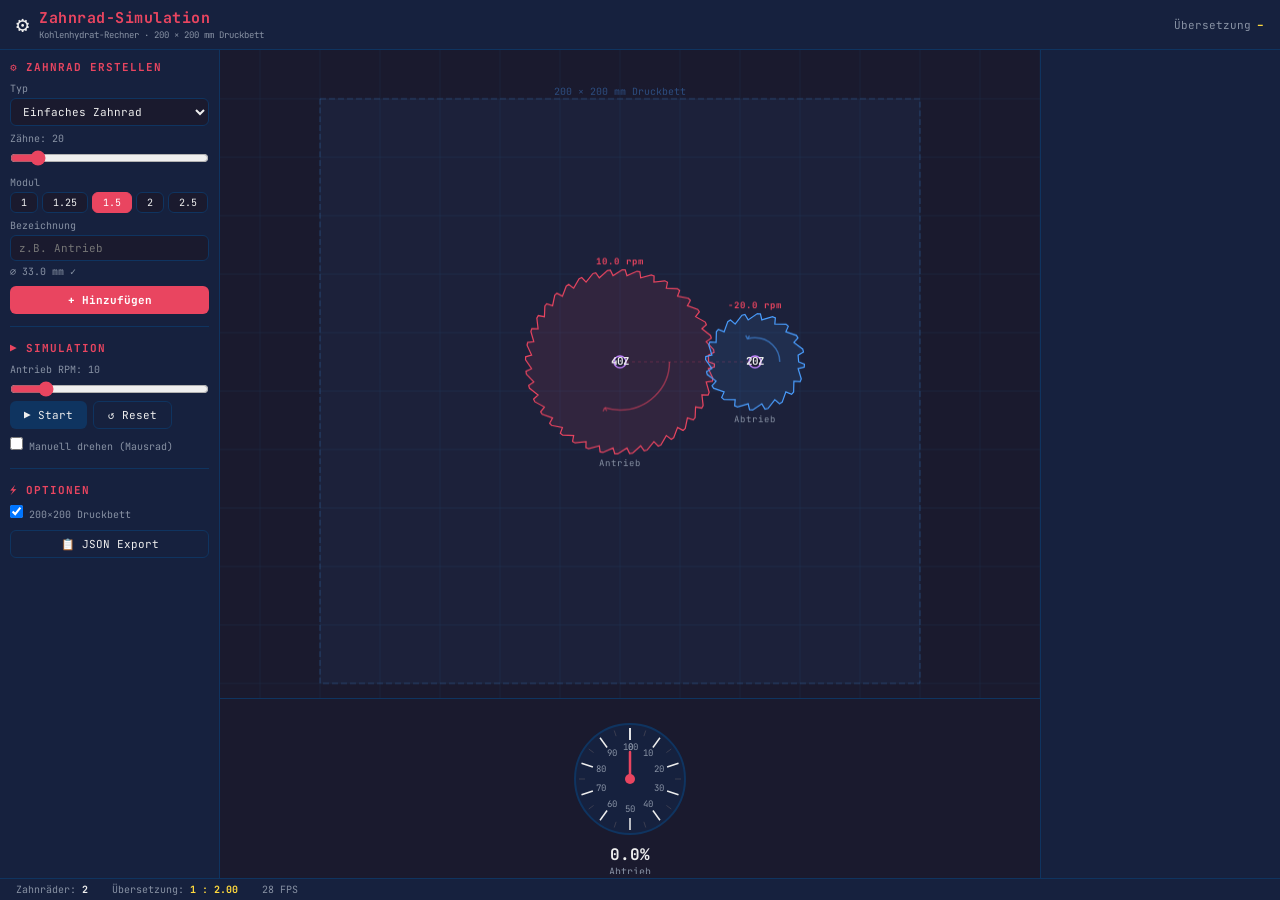
<file: index.html>
<!DOCTYPE html>
<html lang="de">
<head>
  <meta charset="UTF-8" />
  <meta name="viewport" content="width=device-width, initial-scale=1.0" />
  <title>⚙ Zahnrad-Simulation · KH-Rechner</title>
  <link rel="stylesheet" href="style.css" />
</head>
<body>

<div id="app">

  <!-- HEADER -->
  <div id="header">
    <div class="logo">
      <span class="logo-icon">⚙️</span>
      <div>
        <h1>Zahnrad-Simulation</h1>
        <div class="sub">Kohlenhydrat-Rechner · 200 × 200 mm Druckbett</div>
      </div>
    </div>
    <div class="ratio-display">
      Übersetzung<strong id="headerRatio">–</strong>
    </div>
  </div>

  <!-- LEFT SIDEBAR -->
  <div id="leftSidebar"></div>

  <!-- CANVAS -->
  <div id="canvasWrap">
    <canvas id="mainCanvas"></canvas>
  </div>

  <!-- RIGHT SIDEBAR -->
  <div id="rightSidebar"></div>

  <!-- GAUGE -->
  <div id="gaugeWrap">
    <canvas id="gaugeCanvas" width="280" height="170"></canvas>
  </div>

  <!-- INFO BAR -->
  <div id="infoBar"></div>

</div>

<script type="module" src="app.js"></script>

</body>
</html>
</file>
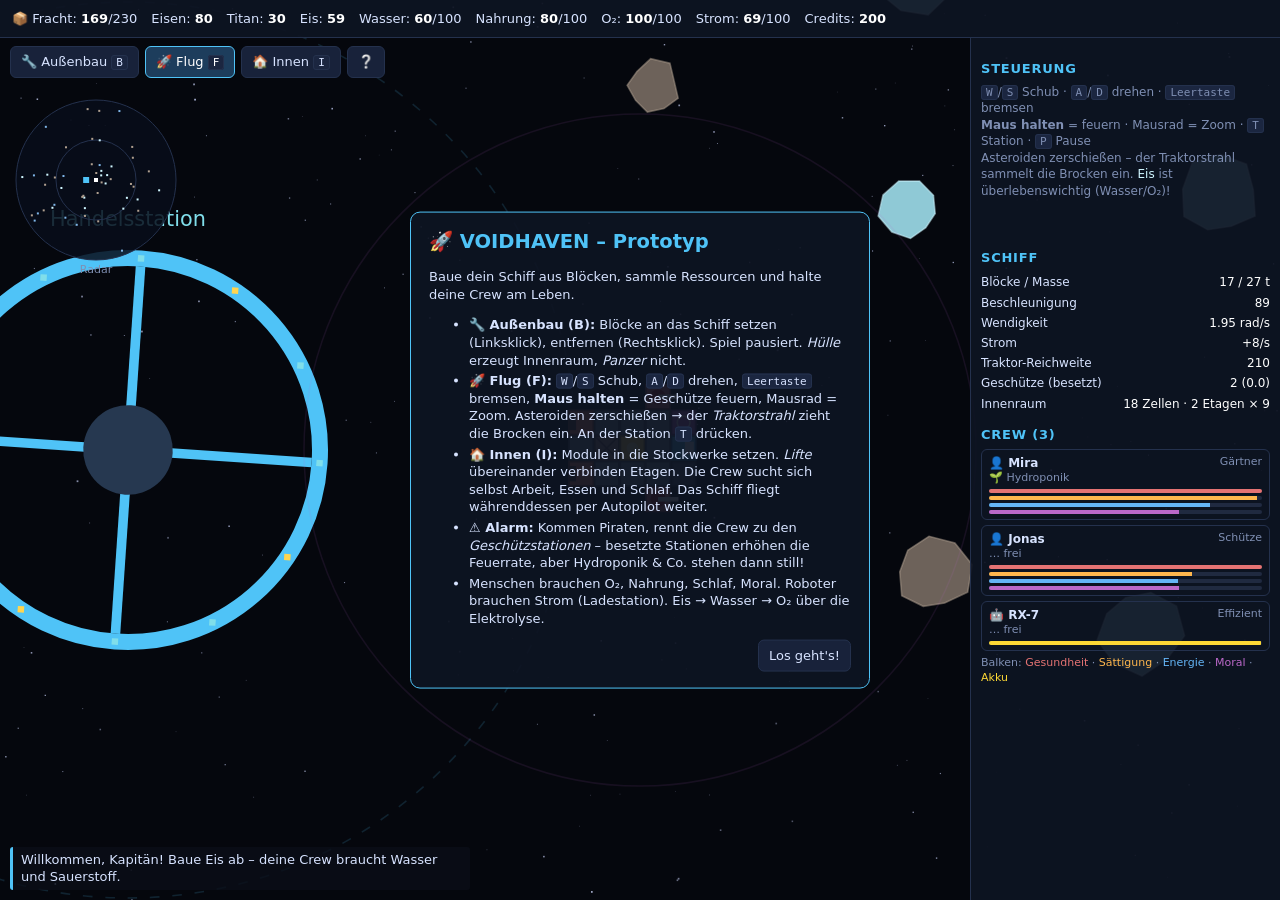
<file: raumschiff/index.html>
<!doctype html>
<html lang="de">
<head>
<meta charset="utf-8">
<meta name="viewport" content="width=device-width, initial-scale=1">
<title>VOIDHAVEN – Prototyp</title>
<style>
  :root { --bg:#05070d; --panel:rgba(14,20,34,.92); --line:#24314d; --txt:#d7e3ff; --dim:#7f8fb3; --acc:#4fc3f7; --warn:#ff7043; --ok:#81c784; }
  * { box-sizing:border-box; }
  html,body { margin:0; height:100%; overflow:hidden; background:var(--bg); color:var(--txt); font:13px/1.35 system-ui,Segoe UI,Roboto,sans-serif; }
  canvas { display:block; position:fixed; inset:0; }
  #top { position:fixed; top:0; left:0; right:0; height:38px; display:flex; gap:14px; align-items:center; padding:0 12px; background:var(--panel); border-bottom:1px solid var(--line); z-index:5; white-space:nowrap; overflow-x:auto; }
  #top .r b { color:#fff; } #top .low b { color:var(--warn); }
  #modes { position:fixed; top:46px; left:10px; display:flex; gap:6px; z-index:5; }
  button { background:#18223a; color:var(--txt); border:1px solid var(--line); border-radius:6px; padding:6px 10px; cursor:pointer; font:inherit; }
  button:hover { border-color:var(--acc); } button.on { background:#1d3d5c; border-color:var(--acc); color:#fff; }
  button:disabled { opacity:.45; cursor:default; }
  #side { position:fixed; top:38px; right:0; bottom:0; width:310px; background:var(--panel); border-left:1px solid var(--line); padding:10px; overflow-y:auto; z-index:5; }
  #side h3 { margin:12px 0 6px; font-size:13px; color:var(--acc); text-transform:uppercase; letter-spacing:.06em; }
  .pal { display:grid; grid-template-columns:1fr 1fr; gap:5px; }
  .pal button { text-align:left; padding:5px 7px; font-size:12px; }
  .pal button small { display:block; color:var(--dim); font-size:10.5px; }
  .sw { display:inline-block; width:10px; height:10px; border-radius:2px; margin-right:5px; vertical-align:-1px; }
  .desc { color:var(--dim); font-size:12px; margin-top:6px; min-height:32px; }
  table.st { width:100%; border-collapse:collapse; font-size:12px; } table.st td { padding:2px 0; } table.st td:last-child { text-align:right; color:#fff; }
  .crew { border:1px solid var(--line); border-radius:6px; padding:5px 7px; margin-bottom:5px; font-size:12px; }
  .crew .h { display:flex; justify-content:space-between; } .crew .t { color:var(--dim); font-size:11px; }
  .bar { height:4px; background:#202a40; border-radius:2px; margin-top:3px; overflow:hidden; } .bar i { display:block; height:100%; }
  #log { position:fixed; left:10px; bottom:10px; width:min(460px,calc(100% - 340px)); z-index:5; pointer-events:none; }
  #log div { background:rgba(10,14,24,.8); border-left:3px solid var(--acc); padding:4px 8px; margin-top:3px; border-radius:3px; }
  #station, #help { position:fixed; left:50%; top:50%; transform:translate(-50%,-50%); background:var(--panel); border:1px solid var(--acc); border-radius:10px; padding:16px 18px; z-index:10; width:min(460px,92vw); max-height:86vh; overflow-y:auto; }
  #station .row { display:flex; justify-content:space-between; align-items:center; margin:5px 0; gap:8px; }
  .hidden { display:none; }
  kbd { background:#1b2640; border:1px solid var(--line); border-radius:3px; padding:0 4px; font-size:11px; }
  #help h2 { margin:0 0 8px; color:var(--acc); } #help li { margin:3px 0; }
</style>
</head>
<body>
<canvas id="c"></canvas>
<div id="top"></div>
<div id="modes">
  <button data-mode="build">🔧 Außenbau <kbd>B</kbd></button>
  <button data-mode="fly">🚀 Flug <kbd>F</kbd></button>
  <button data-mode="inside">🏠 Innen <kbd>I</kbd></button>
  <button id="helpBtn">❔</button>
</div>
<div id="side">
  <div id="palette"></div>
  <div id="desc" class="desc"></div>
  <div id="info"></div>
</div>
<div id="log"></div>

<div id="station" class="hidden">
  <h2 style="margin:0 0 6px;color:var(--acc)">🛰 Handelsstation „Kepler-Ring"</h2>
  <div id="stInfo" class="desc"></div>
  <h3 style="color:var(--acc);font-size:12px">Verkaufen</h3>
  <div class="row"><span>Eisen (2 Cr/Stk)</span><button data-act="sell:eisen">Alles verkaufen</button></div>
  <div class="row"><span>Titan (5 Cr/Stk)</span><button data-act="sell:titan">Alles verkaufen</button></div>
  <div class="row"><span>Eis (1 Cr/Stk)</span><button data-act="sell:eis">Alles verkaufen</button></div>
  <h3 style="color:var(--acc);font-size:12px">Kaufen</h3>
  <div class="row"><span>20 Eisen – 50 Cr</span><button data-act="buy:eisen">Kaufen</button></div>
  <div class="row"><span>20 Eis – 30 Cr</span><button data-act="buy:eis">Kaufen</button></div>
  <div class="row"><span>30 Nahrung – 40 Cr</span><button data-act="buy:nahrung">Kaufen</button></div>
  <div class="row"><span>Schiff reparieren (Eisen)</span><button data-act="repair">Reparieren</button></div>
  <h3 style="color:var(--acc);font-size:12px">Crew anheuern</h3>
  <div class="row"><span>👤 Mensch – 120 Cr</span><button data-act="hire:human">Anheuern</button></div>
  <div class="row"><span>🤖 Roboter – 160 Cr</span><button data-act="hire:robot">Anheuern</button></div>
  <div style="text-align:right;margin-top:10px"><button data-act="close">Schließen <kbd>T</kbd></button></div>
</div>

<div id="help">
  <h2>🚀 VOIDHAVEN – Prototyp</h2>
  <p>Baue dein Schiff aus Blöcken, sammle Ressourcen und halte deine Crew am Leben.</p>
  <ul>
    <li><b>🔧 Außenbau (B):</b> Blöcke an das Schiff setzen (Linksklick), entfernen (Rechtsklick). Spiel pausiert. <i>Hülle</i> erzeugt Innenraum, <i>Panzer</i> nicht.</li>
    <li><b>🚀 Flug (F):</b> <kbd>W</kbd>/<kbd>S</kbd> Schub, <kbd>A</kbd>/<kbd>D</kbd> drehen, <kbd>Leertaste</kbd> bremsen, <b>Maus halten</b> = Geschütze feuern, Mausrad = Zoom. Asteroiden zerschießen → der <i>Traktorstrahl</i> zieht die Brocken ein. An der Station <kbd>T</kbd> drücken.</li>
    <li><b>🏠 Innen (I):</b> Module in die Stockwerke setzen. <i>Lifte</i> übereinander verbinden Etagen. Die Crew sucht sich selbst Arbeit, Essen und Schlaf. Das Schiff fliegt währenddessen per Autopilot weiter.</li>
    <li><b>⚠ Alarm:</b> Kommen Piraten, rennt die Crew zu den <i>Geschützstationen</i> – besetzte Stationen erhöhen die Feuerrate, aber Hydroponik &amp; Co. stehen dann still!</li>
    <li>Menschen brauchen O₂, Nahrung, Schlaf, Moral. Roboter brauchen Strom (Ladestation). Eis → Wasser → O₂ über die Elektrolyse.</li>
  </ul>
  <div style="text-align:right"><button id="helpClose">Los geht's!</button></div>
</div>
<script src="game.js"></script>
</body>
</html>
</file>
<file: style.css>
/* ============================================================
   style.css — Zahnrad-Simulation
   ============================================================ */

@import url('https://fonts.googleapis.com/css2?family=JetBrains+Mono:wght@400;600;700&display=swap');

/* ---- Reset ---- */
*, *::before, *::after { box-sizing: border-box; margin: 0; padding: 0; }

:root {
  --bg:         #1a1a2e;
  --surface:    #16213e;
  --surface2:   #1b2a4a;
  --accent:     #e94560;
  --accent2:    #0f3460;
  --blue:       #4a9eff;
  --yellow:     #ffd93d;
  --green:      #6bcb77;
  --purple:     #c084fc;
  --text:       #eee;
  --dim:        #8892a4;
  --border:     #0f3460;
  --radius:     6px;
}

html, body {
  height: 100%;
  overflow: hidden;
  background: var(--bg);
  color: var(--text);
  font-family: 'JetBrains Mono', monospace;
  font-size: 12px;
}

/* ============================================================
   LAYOUT
   ============================================================ */
#app {
  display: grid;
  grid-template-rows: auto 1fr auto auto;
  grid-template-columns: 220px 1fr 240px;
  grid-template-areas:
    "header  header  header"
    "left    canvas  right"
    "left    gauge   right"
    "info    info    info";
  height: 100vh;
}

/* ---- Header ---- */
#header {
  grid-area: header;
  display: flex;
  align-items: center;
  justify-content: space-between;
  padding: 8px 16px;
  background: var(--surface);
  border-bottom: 1px solid var(--border);
}

#header .logo {
  display: flex;
  align-items: center;
  gap: 10px;
}

#header .logo-icon { font-size: 22px; }

#header .logo h1 {
  font-size: 15px;
  font-weight: 700;
  color: var(--accent);
  letter-spacing: 0.5px;
}

#header .logo .sub {
  font-size: 9px;
  color: var(--dim);
  margin-top: 1px;
}

#header .ratio-display {
  font-size: 11px;
  color: var(--dim);
}

#header .ratio-display strong {
  color: var(--yellow);
  margin-left: 6px;
}

/* ---- Sidebars ---- */
#leftSidebar, #rightSidebar {
  overflow-y: auto;
  padding: 10px;
  background: var(--surface);
  scrollbar-width: thin;
  scrollbar-color: var(--accent2) var(--surface);
}

#leftSidebar  { grid-area: left;  border-right: 1px solid var(--border); }
#rightSidebar { grid-area: right; border-left: 1px solid var(--border); }

/* ---- Canvas ---- */
#canvasWrap {
  grid-area: canvas;
  position: relative;
  overflow: hidden;
  background: var(--bg);
}

#mainCanvas {
  display: block;
  width: 100%;
  height: 100%;
}

/* ---- Gauge ---- */
#gaugeWrap {
  grid-area: gauge;
  display: flex;
  align-items: center;
  justify-content: center;
  background: var(--bg);
  border-top: 1px solid var(--border);
  padding: 6px;
  height: 180px;
}

#gaugeCanvas {
  display: block;
}

/* ---- Info bar ---- */
#infoBar {
  grid-area: info;
  display: flex;
  align-items: center;
  gap: 24px;
  padding: 4px 16px;
  background: var(--surface);
  border-top: 1px solid var(--border);
  font-size: 10px;
  color: var(--dim);
}

#infoBar strong {
  color: var(--text);
}

/* ============================================================
   PANEL COMPONENTS
   ============================================================ */
.panel-section {
  margin-bottom: 14px;
  padding-bottom: 12px;
  border-bottom: 1px solid var(--border);
}

.panel-section:last-child { border-bottom: none; }

.panel-section h3 {
  font-size: 11px;
  font-weight: 700;
  text-transform: uppercase;
  letter-spacing: 1px;
  color: var(--accent);
  margin-bottom: 8px;
}

/* Fields */
.field-label {
  display: block;
  font-size: 10px;
  color: var(--dim);
  margin-bottom: 3px;
  margin-top: 6px;
}

.field-select, .field-input {
  width: 100%;
  padding: 5px 8px;
  background: var(--bg);
  color: var(--text);
  border: 1px solid var(--border);
  border-radius: var(--radius);
  font-family: inherit;
  font-size: 11px;
  outline: none;
  transition: border-color 0.15s;
}

.field-select:focus, .field-input:focus {
  border-color: var(--blue);
}

.field-range {
  width: 100%;
  margin: 2px 0;
  accent-color: var(--accent);
}

/* Module buttons */
.module-btns {
  display: flex;
  gap: 4px;
  flex-wrap: wrap;
}

.mod-btn {
  padding: 3px 10px;
  background: var(--bg);
  color: var(--text);
  border: 1px solid var(--border);
  border-radius: var(--radius);
  font-family: inherit;
  font-size: 10px;
  cursor: pointer;
  transition: all 0.15s;
}

.mod-btn:hover { border-color: var(--blue); }
.mod-btn.active {
  background: var(--accent);
  border-color: var(--accent);
  color: #fff;
}

/* Buttons */
.btn-primary {
  width: 100%;
  padding: 7px;
  margin-top: 8px;
  background: var(--accent);
  color: #fff;
  border: none;
  border-radius: var(--radius);
  font-family: inherit;
  font-size: 11px;
  font-weight: 700;
  cursor: pointer;
  transition: background 0.15s;
}

.btn-primary:hover { background: #d63a52; }

.btn-accent {
  padding: 6px 14px;
  background: var(--accent2);
  color: var(--text);
  border: none;
  border-radius: var(--radius);
  font-family: inherit;
  font-size: 11px;
  cursor: pointer;
  transition: background 0.15s;
}

.btn-accent:hover { background: #153d75; }

.btn-ghost {
  padding: 6px 14px;
  background: transparent;
  color: var(--text);
  border: 1px solid var(--border);
  border-radius: var(--radius);
  font-family: inherit;
  font-size: 11px;
  cursor: pointer;
  transition: all 0.15s;
}

.btn-ghost:hover { border-color: var(--blue); color: var(--blue); }

.btn-danger {
  padding: 6px 14px;
  background: #7f1d1d;
  color: var(--text);
  border: none;
  border-radius: var(--radius);
  font-family: inherit;
  font-size: 11px;
  cursor: pointer;
}

.btn-danger:hover { background: #991b1b; }

.btn-row {
  display: flex;
  gap: 6px;
}

/* Size hint */
.size-hint {
  font-size: 10px;
  color: var(--dim);
  margin-top: 4px;
}

/* Hint text */
.hint {
  color: var(--dim);
  font-size: 10px;
  font-style: italic;
}

/* Hidden */
.hidden { display: none !important; }

/* Dim text */
.dim { color: var(--dim); }

/* Property table */
.prop-table {
  width: 100%;
  font-size: 10px;
  border-collapse: collapse;
}

.prop-table td {
  padding: 3px 0;
  vertical-align: top;
}

.prop-table td:first-child {
  width: 90px;
  color: var(--dim);
}

/* Gear list */
.gear-list-item {
  display: flex;
  justify-content: space-between;
  align-items: center;
  padding: 4px 6px;
  border-radius: var(--radius);
  cursor: pointer;
  font-size: 10px;
  transition: background 0.1s;
}

.gear-list-item:hover { background: var(--accent2); }
.gear-list-item.selected { background: var(--accent2); border-left: 2px solid var(--accent); }
.gear-list-item.driver span:first-child { color: var(--accent); }

/* ============================================================
   MODAL
   ============================================================ */
.modal-overlay {
  position: fixed;
  inset: 0;
  background: rgba(0, 0, 0, 0.65);
  display: flex;
  align-items: center;
  justify-content: center;
  z-index: 1000;
  backdrop-filter: blur(4px);
}

.modal {
  background: var(--surface);
  border-radius: 12px;
  padding: 20px;
  max-width: 650px;
  width: 92%;
  max-height: 80vh;
  overflow: auto;
  border: 1px solid var(--border);
  box-shadow: 0 20px 60px rgba(0, 0, 0, 0.5);
}

.export-pre {
  background: var(--bg);
  padding: 12px;
  border-radius: 8px;
  font-size: 10px;
  overflow: auto;
  max-height: 300px;
  white-space: pre-wrap;
  border: 1px solid var(--border);
}

.modal-hints {
  margin-top: 12px;
  font-size: 10px;
  color: var(--dim);
  line-height: 1.6;
}

.modal-hints strong {
  color: var(--text);
}

/* ============================================================
   SCROLLBAR
   ============================================================ */
::-webkit-scrollbar { width: 6px; }
::-webkit-scrollbar-track { background: var(--surface); }
::-webkit-scrollbar-thumb { background: var(--accent2); border-radius: 3px; }
::-webkit-scrollbar-thumb:hover { background: var(--blue); }
</file>
